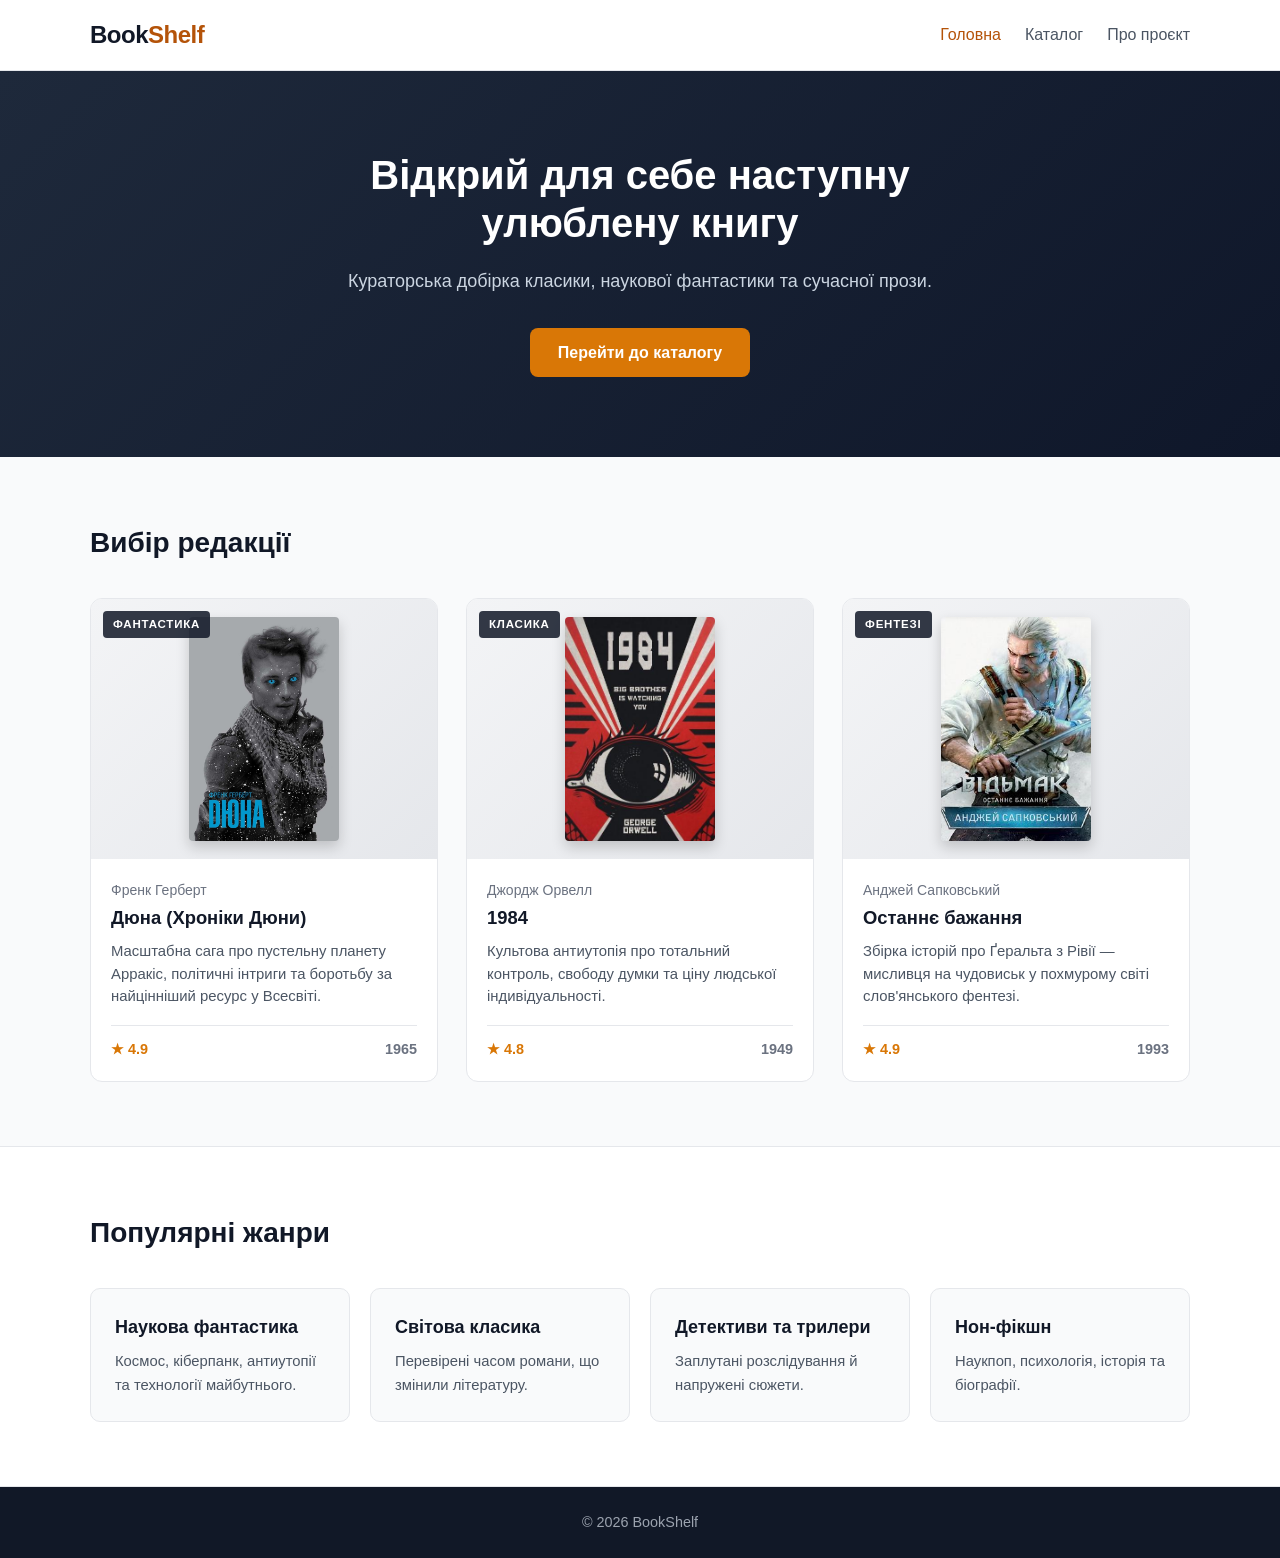
<file: index.html>
<!DOCTYPE html>
<html lang="uk">

<head>
    <meta charset="UTF-8">
    <meta name="viewport" content="width=device-width, initial-scale=1.0">
    <title>BookShelf — Світ книг та рецензій</title>
    <link rel="stylesheet" href="css/style.css">
</head>

<body>
    <header class="header">
        <div class="container header-container">
            <a href="index.html" class="logo">Book<span>Shelf</span></a>
            <nav class="nav">
                <a href="index.html" class="nav-link active">Головна</a>
                <a href="pages/catalog.html" class="nav-link">Каталог</a>
                <a href="pages/about.html" class="nav-link">Про проєкт</a>
            </nav>
        </div>
    </header>

    <main>
        <section class="hero">
            <div class="container hero-content">
                <h1>Відкрий для себе наступну улюблену книгу</h1>
                <p>Кураторська добірка класики, наукової фантастики та сучасної прози.</p>
                <a href="pages/catalog.html" class="btn">Перейти до каталогу</a>
            </div>
        </section>

        <section class="section">
            <div class="container">
                <h2 class="section-title">Вибір редакції</h2>
                <div class="books-grid">
                    <article class="book-card">
                        <div class="book-cover">
                            <span class="book-badge">Фантастика</span>
                            <img src="image/dune.jpg" alt="Обкладинка книги Дюна">
                        </div>
                        <div class="book-info">
                            <span class="book-author">Френк Герберт</span>
                            <h4 class="book-title">Дюна (Хроніки Дюни)</h4>
                            <p class="book-desc">Масштабна сага про пустельну планету Арракіс, політичні інтриги та
                                боротьбу за найцінніший ресурс у Всесвіті.</p>
                            <div class="book-meta">
                                <span class="rating">★ 4.9</span>
                                <span class="year">1965</span>
                            </div>
                        </div>
                    </article>

                    <article class="book-card">
                        <div class="book-cover">
                            <span class="book-badge">Класика</span>
                            <img src="image/1984.jpg" alt="Обкладинка книги 1984">
                        </div>
                        <div class="book-info">
                            <span class="book-author">Джордж Орвелл</span>
                            <h4 class="book-title">1984</h4>
                            <p class="book-desc">Культова антиутопія про тотальний контроль, свободу думки та ціну
                                людської індивідуальності.</p>
                            <div class="book-meta">
                                <span class="rating">★ 4.8</span>
                                <span class="year">1949</span>
                            </div>
                        </div>
                    </article>

                    <article class="book-card">
                        <div class="book-cover">
                            <span class="book-badge">Фентезі</span>
                            <img src="image/witcher.jpg" alt="Обкладинка книги Відьмак">
                        </div>
                        <div class="book-info">
                            <span class="book-author">Анджей Сапковський</span>
                            <h4 class="book-title">Останнє бажання</h4>
                            <p class="book-desc">Збірка історій про Ґеральта з Рівії — мисливця на чудовиськ у похмурому
                                світі слов'янського фентезі.</p>
                            <div class="book-meta">
                                <span class="rating">★ 4.9</span>
                                <span class="year">1993</span>
                            </div>
                        </div>
                    </article>

                </div>
        </section>

        <section class="section section-alt">
            <div class="container">
                <h2 class="section-title">Популярні жанри</h2>
                <div class="genres-grid">
                    <div class="genre-card">
                        <h3>Наукова фантастика</h3>
                        <p>Космос, кіберпанк, антиутопії та технології майбутнього.</p>
                    </div>
                    <div class="genre-card">
                        <h3>Світова класика</h3>
                        <p>Перевірені часом романи, що змінили літературу.</p>
                    </div>
                    <div class="genre-card">
                        <h3>Детективи та трилери</h3>
                        <p>Заплутані розслідування й напружені сюжети.</p>
                    </div>
                    <div class="genre-card">
                        <h3>Нон-фікшн</h3>
                        <p>Наукпоп, психологія, історія та біографії.</p>
                    </div>
                </div>

            </div>
        </section>
    </main>

    <footer class="footer">
        <div class="container footer-content">
            <p>&copy; 2026 BookShelf</p>
        </div>
    </footer>
</body>

</html>
</file>
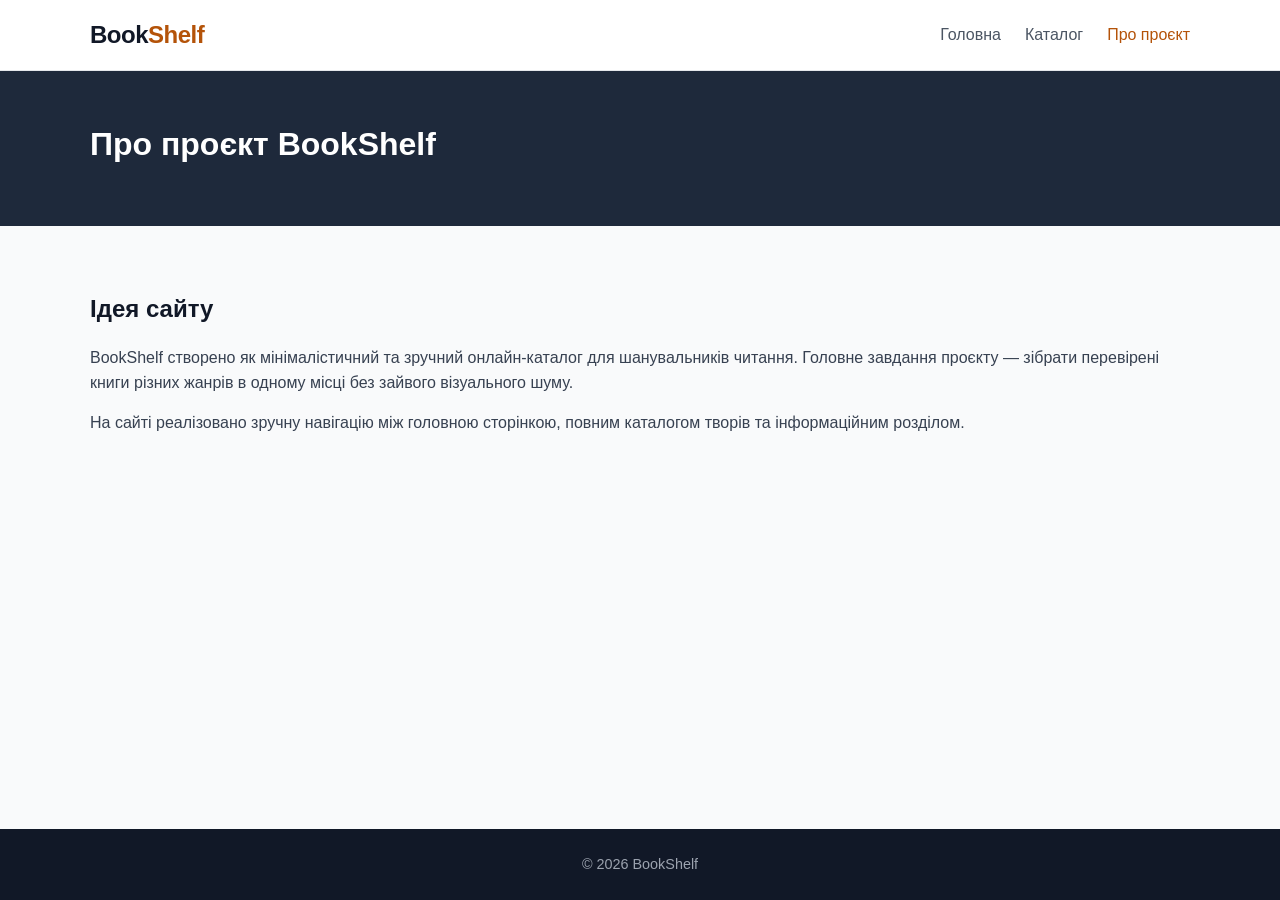
<file: pages/about.html>
<!DOCTYPE html>
<html lang="uk">
<head>
    <meta charset="UTF-8">
    <meta name="viewport" content="width=device-width, initial-scale=1.0">
    <title>Про проєкт — BookShelf</title>
    <link rel="stylesheet" href="../css/style.css">
</head>
<body>
    <header class="header">
        <div class="container header-container">
            <a href="../index.html" class="logo">Book<span>Shelf</span></a>
            <nav class="nav">
                <a href="../index.html" class="nav-link">Головна</a>
                <a href="catalog.html" class="nav-link">Каталог</a>
                <a href="about.html" class="nav-link active">Про проєкт</a>
            </nav>
        </div>
    </header>

    <main>
        <section class="page-header">
            <div class="container">
                <h1>Про проєкт BookShelf</h1>
            </div>
        </section>

        <section class="section">
            <div class="container about-grid">
                <div class="about-block">
                    <h2>Ідея сайту</h2>
                    <p>BookShelf створено як мінімалістичний та зручний онлайн-каталог для шанувальників читання. Головне завдання проєкту — зібрати перевірені книги різних жанрів в одному місці без зайвого візуального шуму.</p>
                    <p>На сайті реалізовано зручну навігацію між головною сторінкою, повним каталогом творів та інформаційним розділом.</p>
                </div>

            </div>
        </section>
    </main>

    <footer class="footer">
        <div class="container footer-content">
            <p>&copy; 2026 BookShelf</p>
        </div>
    </footer>
</body>
</html>
</file>
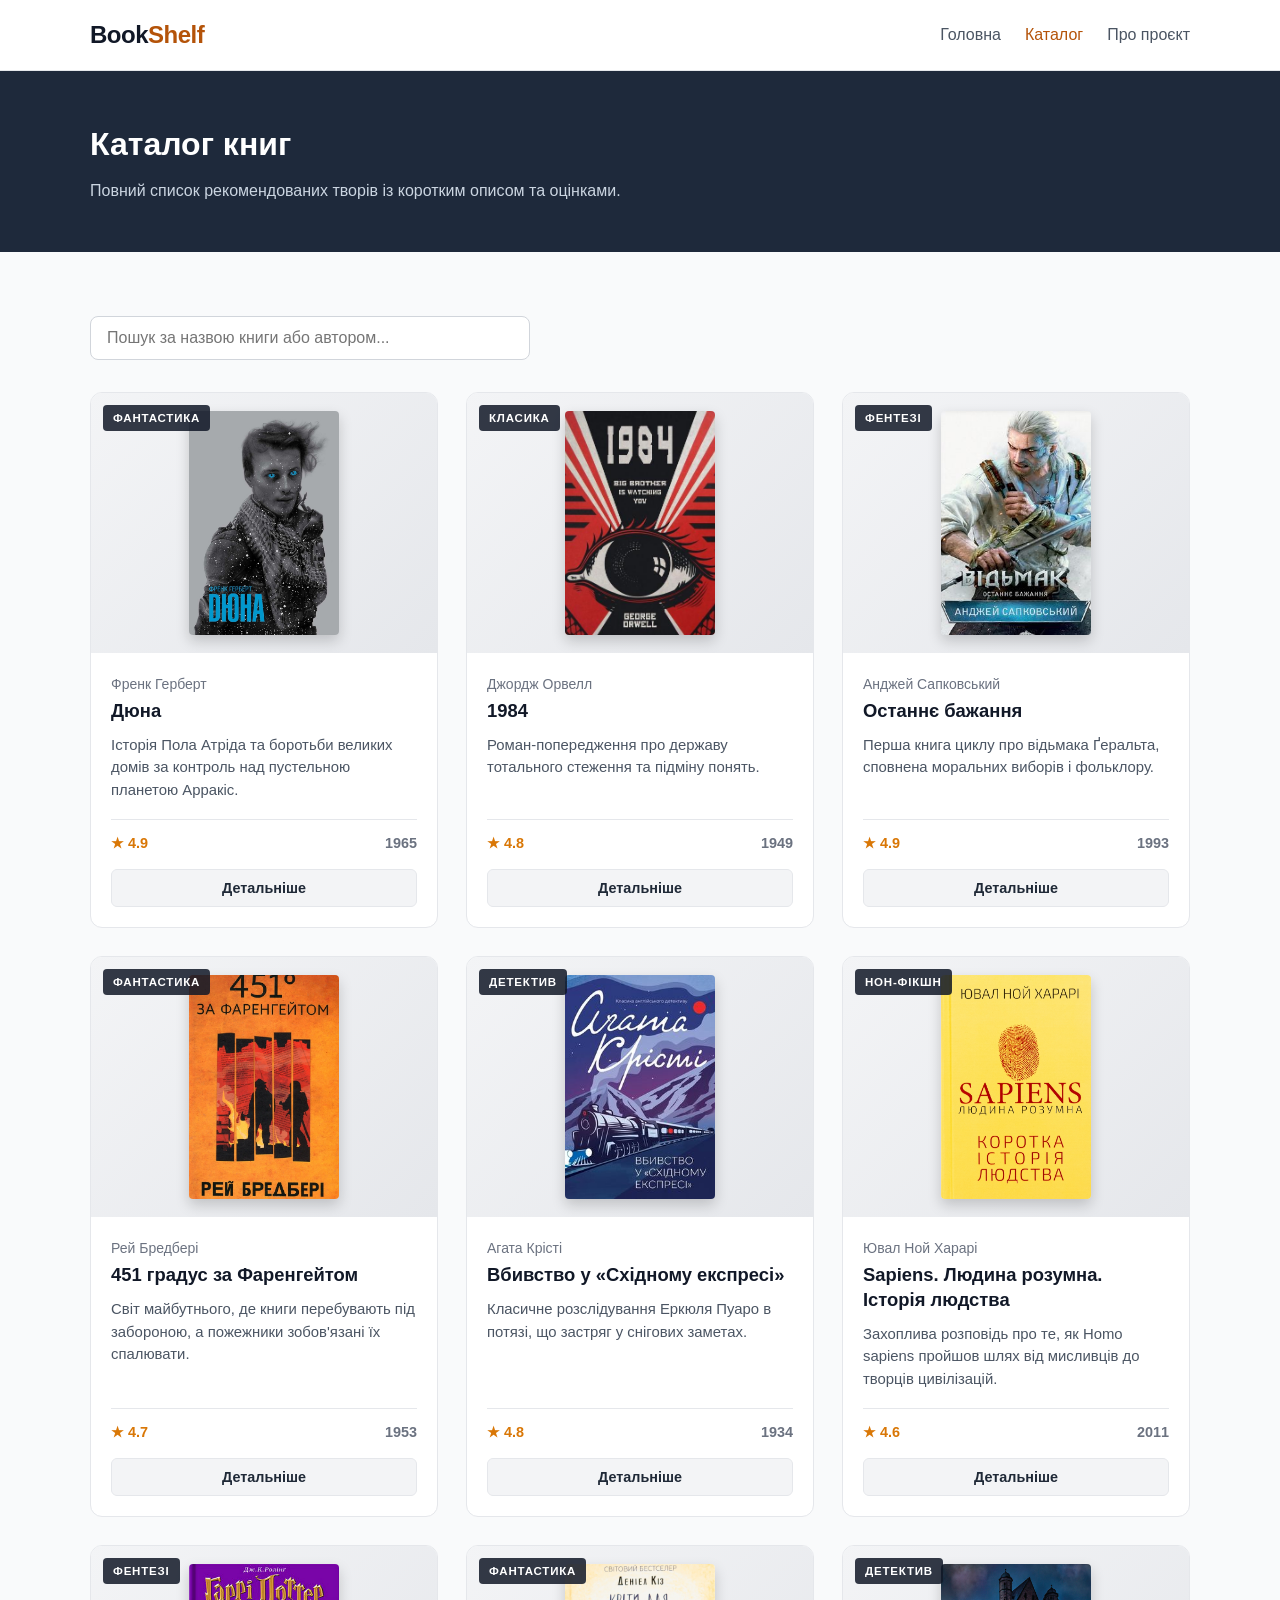
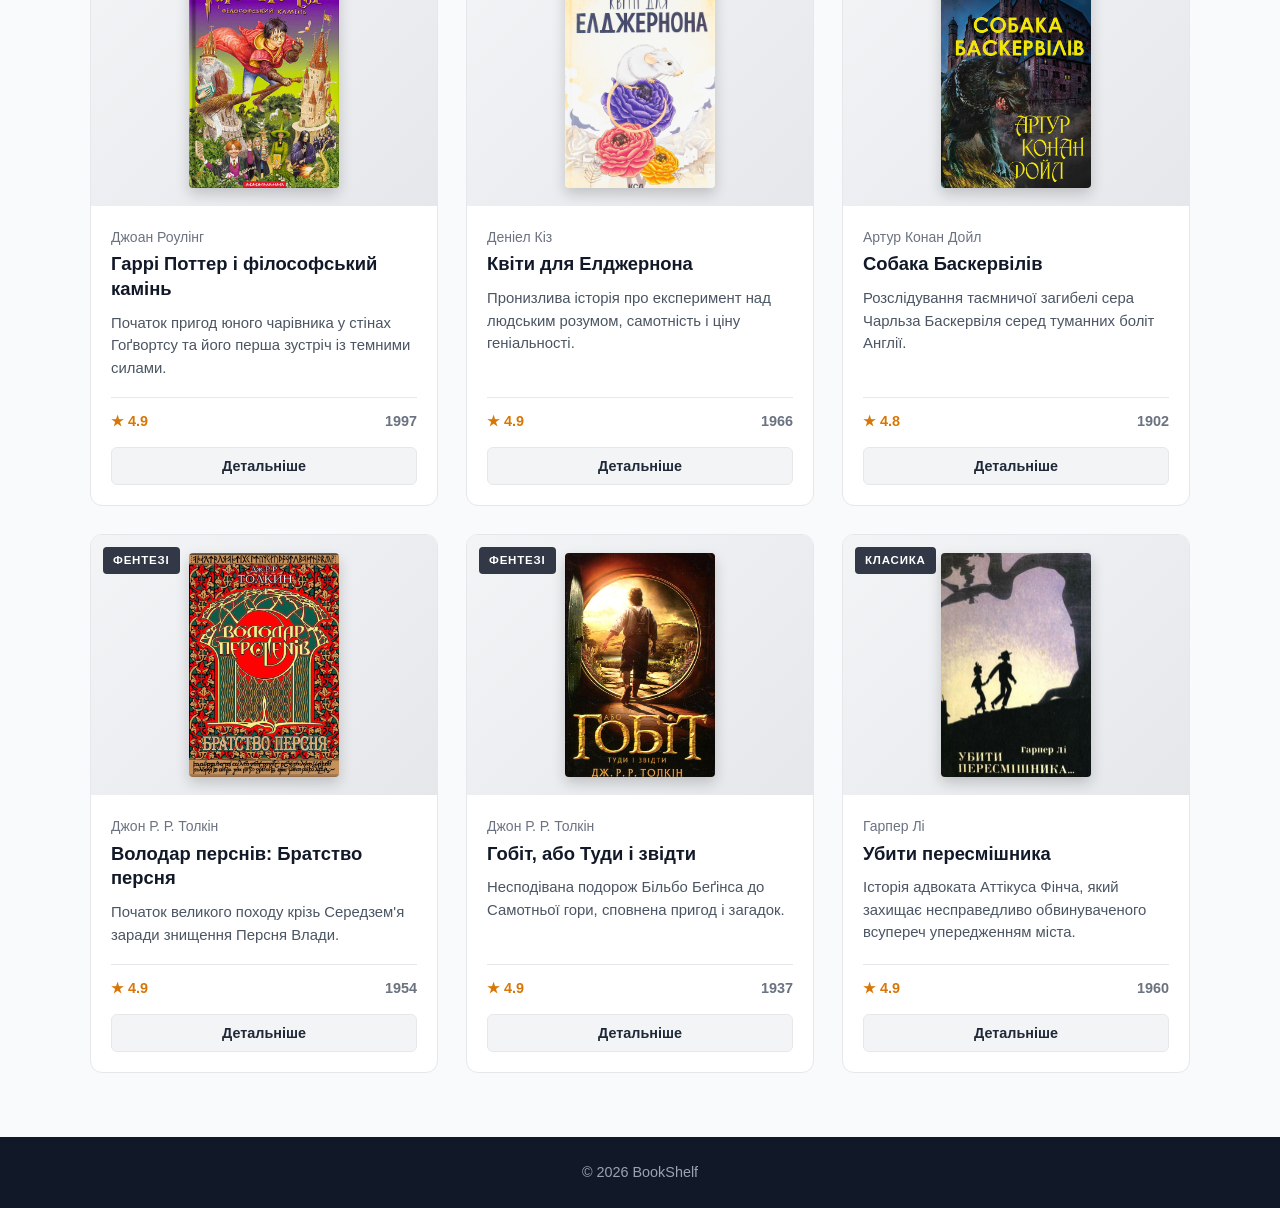
<file: pages/catalog.html>
<!DOCTYPE html>
<html lang="uk">

<head>
    <meta charset="UTF-8">
    <meta name="viewport" content="width=device-width, initial-scale=1.0">
    <title>Каталог книг — BookShelf</title>
    <link rel="stylesheet" href="../css/style.css">
</head>

<body>
    <header class="header">
        <div class="container header-container">
            <a href="../index.html" class="logo">Book<span>Shelf</span></a>
            <nav class="nav">
                <a href="../index.html" class="nav-link">Головна</a>
                <a href="catalog.html" class="nav-link active">Каталог</a>
                <a href="about.html" class="nav-link">Про проєкт</a>
            </nav>
        </div>
    </header>

    <main>
        <section class="page-header">
            <div class="container">
                <h1>Каталог книг</h1>
                <p>Повний список рекомендованих творів із коротким описом та оцінками.</p>
            </div>
        </section>

        <section class="section">
            <div class="container">
                <div class="search-bar">
                    <input type="text" id="searchInput" class="search-input"
                        placeholder="Пошук за назвою книги або автором...">
                </div>

                <div class="books-grid" id="booksGrid">
                    <article class="book-card" data-genre="Фантастика" data-pages="704 стор."
                        data-review="«Дюна» поєднує екологічну фантастику, філософію влади та масштабне світобудування. Детально продумана культура фрименів і політичні інтриги роблять роман еталоном жанру."
                        data-quote="«Я не повинен боятися. Страх убиває розум. Страх — це маленька смерть, що несе повне знищення.»">
                        <div class="book-cover">
                            <span class="book-badge">Фантастика</span>
                            <img src="../image/dune.jpg" alt="Обкладинка книги Дюна">
                        </div>
                        <div class="book-info">
                            <span class="book-author">Френк Герберт</span>
                            <h4 class="book-title">Дюна</h4>
                            <p class="book-desc">Історія Пола Атріда та боротьби великих домів за контроль над
                                пустельною планетою Арракіс.</p>
                            <div class="book-meta">
                                <span class="rating">★ 4.9</span>
                                <span class="year">1965</span>
                            </div>
                            <button type="button" class="btn-details">Детальніше</button>
                        </div>
                    </article>

                    <article class="book-card" data-genre="Класика" data-pages="328 стор."
                        data-review="Роман Джорджа Орвелла залишається одним із найвпливовіших творів XX століття. Автор показує механізми маніпуляції свідомістю, новомову та руйнування особистості в тоталітарній системі."
                        data-quote="«Хто керує минулим — той керує майбутнім; хто керує теперішнім — той керує минулим.»">
                        <div class="book-cover">
                            <span class="book-badge">Класика</span>
                            <img src="../image/1984.jpg" alt="Обкладинка книги 1984">
                        </div>
                        <div class="book-info">
                            <span class="book-author">Джордж Орвелл</span>
                            <h4 class="book-title">1984</h4>
                            <p class="book-desc">Роман-попередження про державу тотального стеження та підміну понять.
                            </p>
                            <div class="book-meta">
                                <span class="rating">★ 4.8</span>
                                <span class="year">1949</span>
                            </div>
                            <button type="button" class="btn-details">Детальніше</button>
                        </div>
                    </article>

                    <article class="book-card" data-genre="Фентезі" data-pages="384 стор."
                        data-review="Збірка оповідань знайомить читача зі світом Континенту через призму складних моральних дилем, де справжніми чудовиськами часто виявляються люди, а не бестії з лісів."
                        data-quote="«Зло — це зло, Стреґоборе. Менше, більше, середнє — все одно, пропорції умовні, а межі розмиті.»">
                        <div class="book-cover">
                            <span class="book-badge">Фентезі</span>
                            <img src="../image/witcher.jpg" alt="Обкладинка книги Відьмак">
                        </div>
                        <div class="book-info">
                            <span class="book-author">Анджей Сапковський</span>
                            <h4 class="book-title">Останнє бажання</h4>
                            <p class="book-desc">Перша книга циклу про відьмака Ґеральта, сповнена моральних виборів і
                                фольклору.</p>
                            <div class="book-meta">
                                <span class="rating">★ 4.9</span>
                                <span class="year">1993</span>
                            </div>
                            <button type="button" class="btn-details">Детальніше</button>
                        </div>
                    </article>

                    <article class="book-card" data-genre="Фантастика" data-pages="256 стор."
                        data-review="Поетична й водночас тривожна історія пожежника Ґая Монтеґа, який починає сумніватися у світі швидких розваг, де жива думка та книги оголошені поза законом."
                        data-quote="«Є злочини гірші, ніж спалювати книги. Наприклад — не читати їх.»">
                        <div class="book-cover">
                            <span class="book-badge">Фантастика</span>
                            <img src="../image/fahrenheit.jpg" alt="Обкладинка книги 451 градус за Фаренгейтом">
                        </div>
                        <div class="book-info">
                            <span class="book-author">Рей Бредбері</span>
                            <h4 class="book-title">451 градус за Фаренгейтом</h4>
                            <p class="book-desc">Світ майбутнього, де книги перебувають під забороною, а пожежники
                                зобов'язані їх спалювати.</p>
                            <div class="book-meta">
                                <span class="rating">★ 4.7</span>
                                <span class="year">1953</span>
                            </div>
                            <button type="button" class="btn-details">Детальніше</button>
                        </div>
                    </article>

                    <article class="book-card" data-genre="Детектив" data-pages="288 стор."
                        data-review="Один із найвідоміших герметичних детективів Агати Крісті. Обмежений простір вагона, дванадцять підозрюваних із різних країн і несподівана розв'язка."
                        data-quote="«Неможливе не може статися, отже, неможливе має бути можливим попри все.»">
                        <div class="book-cover">
                            <span class="book-badge">Детектив</span>
                            <img src="../image/orient-express.jpg" alt="Обкладинка книги Вбивство у Східному експресі">
                        </div>
                        <div class="book-info">
                            <span class="book-author">Агата Крісті</span>
                            <h4 class="book-title">Вбивство у «Східному експресі»</h4>
                            <p class="book-desc">Класичне розслідування Еркюля Пуаро в потязі, що застряг у снігових
                                заметах.</p>
                            <div class="book-meta">
                                <span class="rating">★ 4.8</span>
                                <span class="year">1934</span>
                            </div>
                            <button type="button" class="btn-details">Детальніше</button>
                        </div>
                    </article>

                    <article class="book-card" data-genre="Нон-фікшн" data-pages="544 стор."
                        data-review="Масштабний науково-популярний синтез історії, біології та економіки, що пояснює, як здатність вірити у спільні міфи дозволила людству об'єднатися."
                        data-quote="«Історія почалася тоді, коли люди вигадали богів, і закінчиться тоді, коли люди самі стануть богами.»">
                        <div class="book-cover">
                            <span class="book-badge">Нон-фікшн</span>
                            <img src="../image/sapiens.jpg" alt="Обкладинка книги Sapiens">
                        </div>
                        <div class="book-info">
                            <span class="book-author">Ювал Ной Харарі</span>
                            <h4 class="book-title">Sapiens. Людина розумна. Історія людства</h4>
                            <p class="book-desc">Захоплива розповідь про те, як Homo sapiens пройшов шлях від мисливців
                                до творців цивілізацій.</p>
                            <div class="book-meta">
                                <span class="rating">★ 4.6</span>
                                <span class="year">2011</span>
                            </div>
                            <button type="button" class="btn-details">Детальніше</button>
                        </div>
                    </article>

                    <article class="book-card" data-genre="Фентезі" data-pages="320 стор."
                        data-review="Перша книга культової серії про хлопчика-чарівника, яка відкриває двері до школи магії Гоґвортс. Історія про дружбу, сміливість і вибір, що визначає долю."
                        data-quote="«Не варто зациклюватися на мріях і забувати жити.»">
                        <div class="book-cover">
                            <span class="book-badge">Фентезі</span>
                            <img src="../image/harry-potter.jpg"
                                alt="Обкладинка книги Гаррі Поттер і філософський камінь">
                        </div>
                        <div class="book-info">
                            <span class="book-author">Джоан Роулінг</span>
                            <h4 class="book-title">Гаррі Поттер і філософський камінь</h4>
                            <p class="book-desc">Початок пригод юного чарівника у стінах Гоґвортсу та його перша зустріч
                                із темними силами.</p>
                            <div class="book-meta">
                                <span class="rating">★ 4.9</span>
                                <span class="year">1997</span>
                            </div>
                            <button type="button" class="btn-details">Детальніше</button>
                        </div>
                    </article>

                    <article class="book-card" data-genre="Фантастика" data-pages="304 стор."
                        data-review="Зворушлива науково-фантастична історія у формі щоденникових записів Чарлі Ґордона, який бере участь у науковому експерименті з підвищення інтелекту."
                        data-quote="«Розум без здатності любити й бути коханим веде до морального та інтелектуального занепаду.»">
                        <div class="book-cover">
                            <span class="book-badge">Фантастика</span>
                            <img src="../image/algernon.jpg" alt="Обкладинка книги Квіти для Елджернона">
                        </div>
                        <div class="book-info">
                            <span class="book-author">Деніел Кіз</span>
                            <h4 class="book-title">Квіти для Елджернона</h4>
                            <p class="book-desc">Пронизлива історія про експеримент над людським розумом, самотність і
                                ціну геніальності.</p>
                            <div class="book-meta">
                                <span class="rating">★ 4.9</span>
                                <span class="year">1966</span>
                            </div>
                            <button type="button" class="btn-details">Детальніше</button>
                        </div>
                    </article>

                    <article class="book-card" data-genre="Детектив" data-pages="256 стор."
                        data-review="Один із найатмосферніших детективів про Шерлока Холмса та доктора Ватсона. Похмурі болота Девонширу, сімейне прокляття роду Баскервілів і бездоганна дедукція."
                        data-quote="«Світ сповнений очевидних речей, яких ніхто ніколи не помічає.»">
                        <div class="book-cover">
                            <span class="book-badge">Детектив</span>
                            <img src="../image/sherlock.png" alt="Обкладинка книги Собака Баскервілів">
                        </div>
                        <div class="book-info">
                            <span class="book-author">Артур Конан Дойл</span>
                            <h4 class="book-title">Собака Баскервілів</h4>
                            <p class="book-desc">Розслідування таємничої загибелі сера Чарльза Баскервіля серед туманних
                                боліт Англії.</p>
                            <div class="book-meta">
                                <span class="rating">★ 4.8</span>
                                <span class="year">1902</span>
                            </div>
                            <button type="button" class="btn-details">Детальніше</button>
                        </div>
                    </article>
                    <article class="book-card" data-genre="Фентезі" data-pages="480 стор."
                        data-review="Епічна історія про подорож Фродо Беґінса та Братства Персня до Фатальної гори, щоб знищити Єдиний Перстень і врятувати Середзем'я від Темного Володаря Саурона."
                        data-quote="«Навіть найменша людина здатна змінити хід майбутнього.»">
                        <div class="book-cover">
                            <span class="book-badge">Фентезі</span>
                            <img src="../image/lotr.jpg" alt="Обкладинка книги Володар перснів">
                        </div>
                        <div class="book-info">
                            <span class="book-author">Джон Р. Р. Толкін</span>
                            <h4 class="book-title">Володар перснів: Братство персня</h4>
                            <p class="book-desc">Початок великого походу крізь Середзем'я заради знищення Персня Влади.
                            </p>
                            <div class="book-meta">
                                <span class="rating">★ 4.9</span>
                                <span class="year">1954</span>
                            </div>
                            <button type="button" class="btn-details">Детальніше</button>
                        </div>
                    </article>

                    <article class="book-card" data-genre="Фентезі" data-pages="320 стор."
                        data-review="Захоплива казкова повість про затишного гобіта Більбо Беґінса, який разом із чарівником Ґандальфом і тринадцятьма гномами вирушає відвойовувати скарби у дракона Смоґа."
                        data-quote="«У норі в землі жив собі гобіт.»">
                        <div class="book-cover">
                            <span class="book-badge">Фентезі</span>
                            <img src="../image/hobbit.jpg" alt="Обкладинка книги Гобіт">
                        </div>
                        <div class="book-info">
                            <span class="book-author">Джон Р. Р. Толкін</span>
                            <h4 class="book-title">Гобіт, або Туди і звідти</h4>
                            <p class="book-desc">Несподівана подорож Більбо Беґінса до Самотньої гори, сповнена пригод і
                                загадок.</p>
                            <div class="book-meta">
                                <span class="rating">★ 4.9</span>
                                <span class="year">1937</span>
                            </div>
                            <button type="button" class="btn-details">Детальніше</button>
                        </div>
                    </article>

                    <article class="book-card" data-genre="Класика" data-pages="384 стор."
                        data-review="Пронизливий роман про справедливість, людяність і дорослішання, розказаний очима маленької дівчинки Джин Луїзи Фінч на тлі гучного судового процесу на американському Півдні."
                        data-quote="«Справжня мужність — це коли ти знаєш, що програв іще до початку, але все одно берешся за справу й ідеш до кінця.»">
                        <div class="book-cover">
                            <span class="book-badge">Класика</span>
                            <img src="../image/mockingbird.jpg" alt="Обкладинка книги Убити пересмішника">
                        </div>
                        <div class="book-info">
                            <span class="book-author">Гарпер Лі</span>
                            <h4 class="book-title">Убити пересмішника</h4>
                            <p class="book-desc">Історія адвоката Аттікуса Фінча, який захищає несправедливо
                                обвинуваченого всупереч упередженням міста.</p>
                            <div class="book-meta">
                                <span class="rating">★ 4.9</span>
                                <span class="year">1960</span>
                            </div>
                            <button type="button" class="btn-details">Детальніше</button>
                        </div>
                    </article>
                </div>

                <p class="no-results" id="noResults">За вашим запитом книг не знайдено.</p>


            </div>
        </section>
    </main>

    <!-- Модальне вікно -->
    <div class="modal-overlay" id="bookModal" aria-hidden="true">
        <div class="modal-window" role="dialog" aria-modal="true">
            <button type="button" class="modal-close" id="modalClose" aria-label="Закрити">&times;</button>
            <span class="modal-genre" id="modalGenre"></span>
            <h3 class="modal-title" id="modalTitle"></h3>
            <p class="modal-author" id="modalAuthor"></p>
            <div class="modal-stats">
                <span id="modalRating"></span>
                <span id="modalYear"></span>
                <span id="modalPages"></span>
            </div>
            <p class="modal-review" id="modalReview"></p>
            <blockquote class="modal-quote" id="modalQuote"></blockquote>
        </div>
    </div>

    <footer class="footer">
        <div class="container footer-content">
            <p>&copy; 2026 BookShelf</p>
        </div>
    </footer>

    <script>
        const searchInput = document.getElementById('searchInput');
        const cards = document.querySelectorAll('.book-card');
        const noResults = document.getElementById('noResults');

        // Пошук за назвою або автором
        searchInput.addEventListener('input', () => {
            const query = searchInput.value.trim().toLowerCase();
            let visibleCount = 0;

            cards.forEach(card => {
                const title = card.querySelector('.book-title').textContent.toLowerCase();
                const author = card.querySelector('.book-author').textContent.toLowerCase();
                const isMatch = title.includes(query) || author.includes(query);

                card.style.display = isMatch ? 'flex' : 'none';
                if (isMatch) visibleCount++;
            });

            noResults.style.display = visibleCount === 0 ? 'block' : 'none';
        });

        // Модальне вікно «Детальніше»
        const modal = document.getElementById('bookModal');
        const modalClose = document.getElementById('modalClose');

        document.querySelectorAll('.btn-details').forEach(btn => {
            btn.addEventListener('click', () => {
                const card = btn.closest('.book-card');
                document.getElementById('modalGenre').textContent = card.dataset.genre;
                document.getElementById('modalTitle').textContent = card.querySelector('.book-title').textContent;
                document.getElementById('modalAuthor').textContent = card.querySelector('.book-author').textContent;
                document.getElementById('modalRating').textContent = card.querySelector('.rating').textContent;
                document.getElementById('modalYear').textContent = 'Рік: ' + card.querySelector('.year').textContent;
                document.getElementById('modalPages').textContent = card.dataset.pages;
                document.getElementById('modalReview').textContent = card.dataset.review;
                document.getElementById('modalQuote').textContent = card.dataset.quote;

                modal.classList.add('open');
                modal.setAttribute('aria-hidden', 'false');
            });
        });

        function closeModal() {
            modal.classList.remove('open');
            modal.setAttribute('aria-hidden', 'true');
        }

        modalClose.addEventListener('click', closeModal);
        modal.addEventListener('click', (e) => {
            if (e.target === modal) closeModal();
        });
        document.addEventListener('keydown', (e) => {
            if (e.key === 'Escape' && modal.classList.contains('open')) closeModal();
        });
    </script>
</body>

</html>
</file>
<file: css/style.css>
* {
    box-sizing: border-box;
    margin: 0;
    padding: 0;
}

body {
    font-family: -apple-system, BlinkMacSystemFont, "Segoe UI", Roboto, Helvetica, Arial, sans-serif;
    line-height: 1.6;
    color: #1f2937;
    background-color: #f9fafb;
    display: flex;
    flex-direction: column;
    min-height: 100vh;
}

main {
    flex: 1;
}

.container {
    width: 100%;
    max-width: 1140px;
    margin: 0 auto;
    padding: 0 20px;
}

/* Шапка */
.header {
    background-color: #ffffff;
    border-bottom: 1px solid #e5e7eb;
    position: sticky;
    top: 0;
    z-index: 10;
}

.header-container {
    display: flex;
    justify-content: space-between;
    align-items: center;
    height: 70px;
}

.logo {
    font-size: 1.5rem;
    font-weight: 800;
    color: #111827;
    text-decoration: none;
    letter-spacing: -0.5px;
}

.logo span {
    color: #b45309;
}

.nav {
    display: flex;
    gap: 24px;
}

.nav-link {
    text-decoration: none;
    color: #4b5563;
    font-weight: 500;
    transition: color 0.2s;
}

.nav-link:hover,
.nav-link.active {
    color: #b45309;
}

/* Главный экран (Hero) */
.hero {
    background: linear-gradient(135deg, #1e293b 0%, #0f172a 100%);
    color: #ffffff;
    padding: 80px 0;
    text-align: center;
}

.hero-content {
    max-width: 720px;
}

.hero h1 {
    font-size: 2.5rem;
    line-height: 1.2;
    margin-bottom: 20px;
}

.hero p {
    font-size: 1.125rem;
    color: #cbd5e1;
    margin-bottom: 32px;
}

.btn {
    display: inline-block;
    background-color: #d97706;
    color: #ffffff;
    padding: 12px 28px;
    border-radius: 8px;
    text-decoration: none;
    font-weight: 600;
    transition: background-color 0.2s;
}

.btn:hover {
    background-color: #b45309;
}

/* Заголовки внутренних страниц */
.page-header {
    background-color: #1e293b;
    color: #ffffff;
    padding: 48px 0;
}

.page-header h1 {
    font-size: 2rem;
    margin-bottom: 8px;
}

.page-header p {
    color: #cbd5e1;
}

/* Секции */
.section {
    padding: 64px 0;
}

.section-alt {
    background-color: #ffffff;
    border-top: 1px solid #e5e7eb;
    border-bottom: 1px solid #e5e7eb;
}

.section-title {
    font-size: 1.75rem;
    margin-bottom: 32px;
    color: #111827;
}

/* Сетка книг */
.books-grid {
    display: grid;
    grid-template-columns: repeat(auto-fill, minmax(300px, 1fr));
    gap: 28px;
}

.book-card {
    background-color: #ffffff;
    border: 1px solid #e5e7eb;
    border-radius: 12px;
    overflow: hidden;
    display: flex;
    flex-direction: column;
    transition: transform 0.2s, box-shadow 0.2s;
}

.book-card:hover {
    transform: translateY(-4px);
    box-shadow: 0 10px 20px rgba(0, 0, 0, 0.06);
}

/* Стилизованные обложки без внешних картинок */
/* Контейнер для обкладинки книги */
.book-cover {
    position: relative;
    height: 240px;
    background: linear-gradient(135deg, #f3f4f6 0%, #e5e7eb 100%);
    display: flex;
    align-items: center;
    justify-content: center;
    padding: 16px;
    overflow: hidden;
}

/* Контейнер для обкладинки книги */
.book-cover {
    position: relative;
    height: 260px;
    background: linear-gradient(135deg, #f3f4f6 0%, #e5e7eb 100%);
    display: flex;
    align-items: center;
    justify-content: center;
    padding: 18px;
    overflow: hidden;
}

.book-cover img {
    height: 100%;
    aspect-ratio: 2 / 3;
    width: auto;
    object-fit: cover;
    border-radius: 4px;
    box-shadow: 0 6px 14px rgba(0, 0, 0, 0.18);
    transition: transform 0.25s ease;
}

.book-card:hover .book-cover img {
    transform: scale(1.04);
}

.book-badge {
    position: absolute;
    top: 12px;
    left: 12px;
    font-size: 0.72rem;
    font-weight: 600;
    text-transform: uppercase;
    letter-spacing: 0.8px;
    background: rgba(17, 24, 39, 0.85);
    color: #ffffff;
    padding: 4px 10px;
    border-radius: 4px;
    z-index: 2;
}

/* Текстова частина картки */
.book-info {
    padding: 20px;
    display: flex;
    flex-direction: column;
    flex: 1;
}

.book-author {
    font-size: 0.875rem;
    color: #6b7280;
    margin-bottom: 4px;
}

.book-title {
    font-size: 1.15rem;
    line-height: 1.35;
    color: #111827;
    margin-bottom: 10px;
}

.book-desc {
    font-size: 0.93rem;
    line-height: 1.5;
    color: #4b5563;
    margin-bottom: 18px;
    flex: 1;
}

/* Нижній блок із рейтингом та роком */
.book-meta {
    display: flex;
    justify-content: space-between;
    align-items: center;
    border-top: 1px solid #e5e7eb;
    padding-top: 12px;
    margin-top: auto;
    font-size: 0.9rem;
    font-weight: 600;
}

.rating {
    color: #d97706;
}

.year {
    color: #6b7280;
}

/* Жанры */
.genres-grid {
    display: grid;
    grid-template-columns: repeat(auto-fit, minmax(240px, 1fr));
    gap: 20px;
}

.genre-card {
    background-color: #f9fafb;
    border: 1px solid #e5e7eb;
    border-radius: 10px;
    padding: 24px;
}

.genre-card h3 {
    font-size: 1.125rem;
    margin-bottom: 8px;
    color: #111827;
}

.genre-card p {
    font-size: 0.925rem;
    color: #4b5563;
}

/* Страница О проекте */
.about-grid {
    display: grid;
    grid-template-columns: repeat(auto-fit, minmax(300px, 1fr));
    gap: 40px;
}

.about-block h2 {
    font-size: 1.5rem;
    margin-bottom: 16px;
    color: #111827;
}

.about-block p {
    margin-bottom: 14px;
    color: #374151;
}

.tech-list {
    list-style: none;
}

.tech-list li {
    padding: 12px 16px;
    background-color: #ffffff;
    border: 1px solid #e5e7eb;
    border-radius: 8px;
    margin-bottom: 10px;
}

/* Подвал */
.footer {
    background-color: #111827;
    color: #9ca3af;
    padding: 24px 0;
    text-align: center;
    font-size: 0.9rem;
}

@media (max-width: 600px) {
    .hero h1 {
        font-size: 1.85rem;
    }

    .header-container {
        flex-direction: column;
        height: auto;
        padding: 14px 20px;
        gap: 10px;
    }
}

/* Панель пошуку */
.search-bar {
    margin-bottom: 32px;
    display: flex;
    gap: 12px;
    align-items: center;
}

.search-input {
    width: 100%;
    max-width: 440px;
    padding: 12px 16px;
    font-size: 1rem;
    border: 1px solid #d1d5db;
    border-radius: 8px;
    background-color: #ffffff;
    color: #1f2937;
    outline: none;
    transition: border-color 0.2s, box-shadow 0.2s;
}

.search-input:focus {
    border-color: #d97706;
    box-shadow: 0 0 0 3px rgba(217, 119, 6, 0.15);
}

.no-results {
    display: none;
    text-align: center;
    padding: 40px 20px;
    color: #6b7280;
    font-size: 1.1rem;
}

/* Кнопка «Детальніше» у картці */
.btn-details {
    margin-top: 14px;
    width: 100%;
    padding: 10px 14px;
    background-color: #f3f4f6;
    color: #1f2937;
    border: 1px solid #e5e7eb;
    border-radius: 6px;
    font-size: 0.9rem;
    font-weight: 600;
    cursor: pointer;
    transition: background-color 0.2s, color 0.2s, border-color 0.2s;
}

.btn-details:hover {
    background-color: #d97706;
    border-color: #d97706;
    color: #ffffff;
}

/* Модальне вікно */
.modal-overlay {
    position: fixed;
    inset: 0;
    background-color: rgba(15, 23, 42, 0.65);
    display: none;
    align-items: center;
    justify-content: center;
    padding: 20px;
    z-index: 100;
}

.modal-overlay.open {
    display: flex;
}

.modal-window {
    background-color: #ffffff;
    border-radius: 12px;
    max-width: 560px;
    width: 100%;
    padding: 28px;
    position: relative;
    box-shadow: 0 20px 35px rgba(0, 0, 0, 0.25);
    animation: modalFadeIn 0.2s ease;
}

@keyframes modalFadeIn {
    from { opacity: 0; transform: translateY(-10px); }
    to { opacity: 1; transform: translateY(0); }
}

.modal-close {
    position: absolute;
    top: 16px;
    right: 18px;
    background: none;
    border: none;
    font-size: 1.6rem;
    line-height: 1;
    color: #6b7280;
    cursor: pointer;
}

.modal-close:hover {
    color: #111827;
}

.modal-genre {
    display: inline-block;
    font-size: 0.75rem;
    font-weight: 700;
    text-transform: uppercase;
    letter-spacing: 0.8px;
    color: #b45309;
    background-color: #fef3c7;
    padding: 4px 10px;
    border-radius: 4px;
    margin-bottom: 10px;
}

.modal-title {
    font-size: 1.5rem;
    color: #111827;
    margin-bottom: 4px;
}

.modal-author {
    font-size: 0.95rem;
    color: #6b7280;
    margin-bottom: 16px;
}

.modal-stats {
    display: flex;
    gap: 18px;
    font-size: 0.9rem;
    font-weight: 600;
    color: #374151;
    padding: 10px 0;
    border-top: 1px solid #e5e7eb;
    border-bottom: 1px solid #e5e7eb;
    margin-bottom: 16px;
}

.modal-review {
    color: #374151;
    font-size: 0.98rem;
    margin-bottom: 16px;
}

.modal-quote {
    background-color: #f9fafb;
    border-left: 3px solid #d97706;
    padding: 12px 16px;
    font-style: italic;
    color: #4b5563;
    font-size: 0.92rem;
    border-radius: 0 6px 6px 0;
}
</file>
